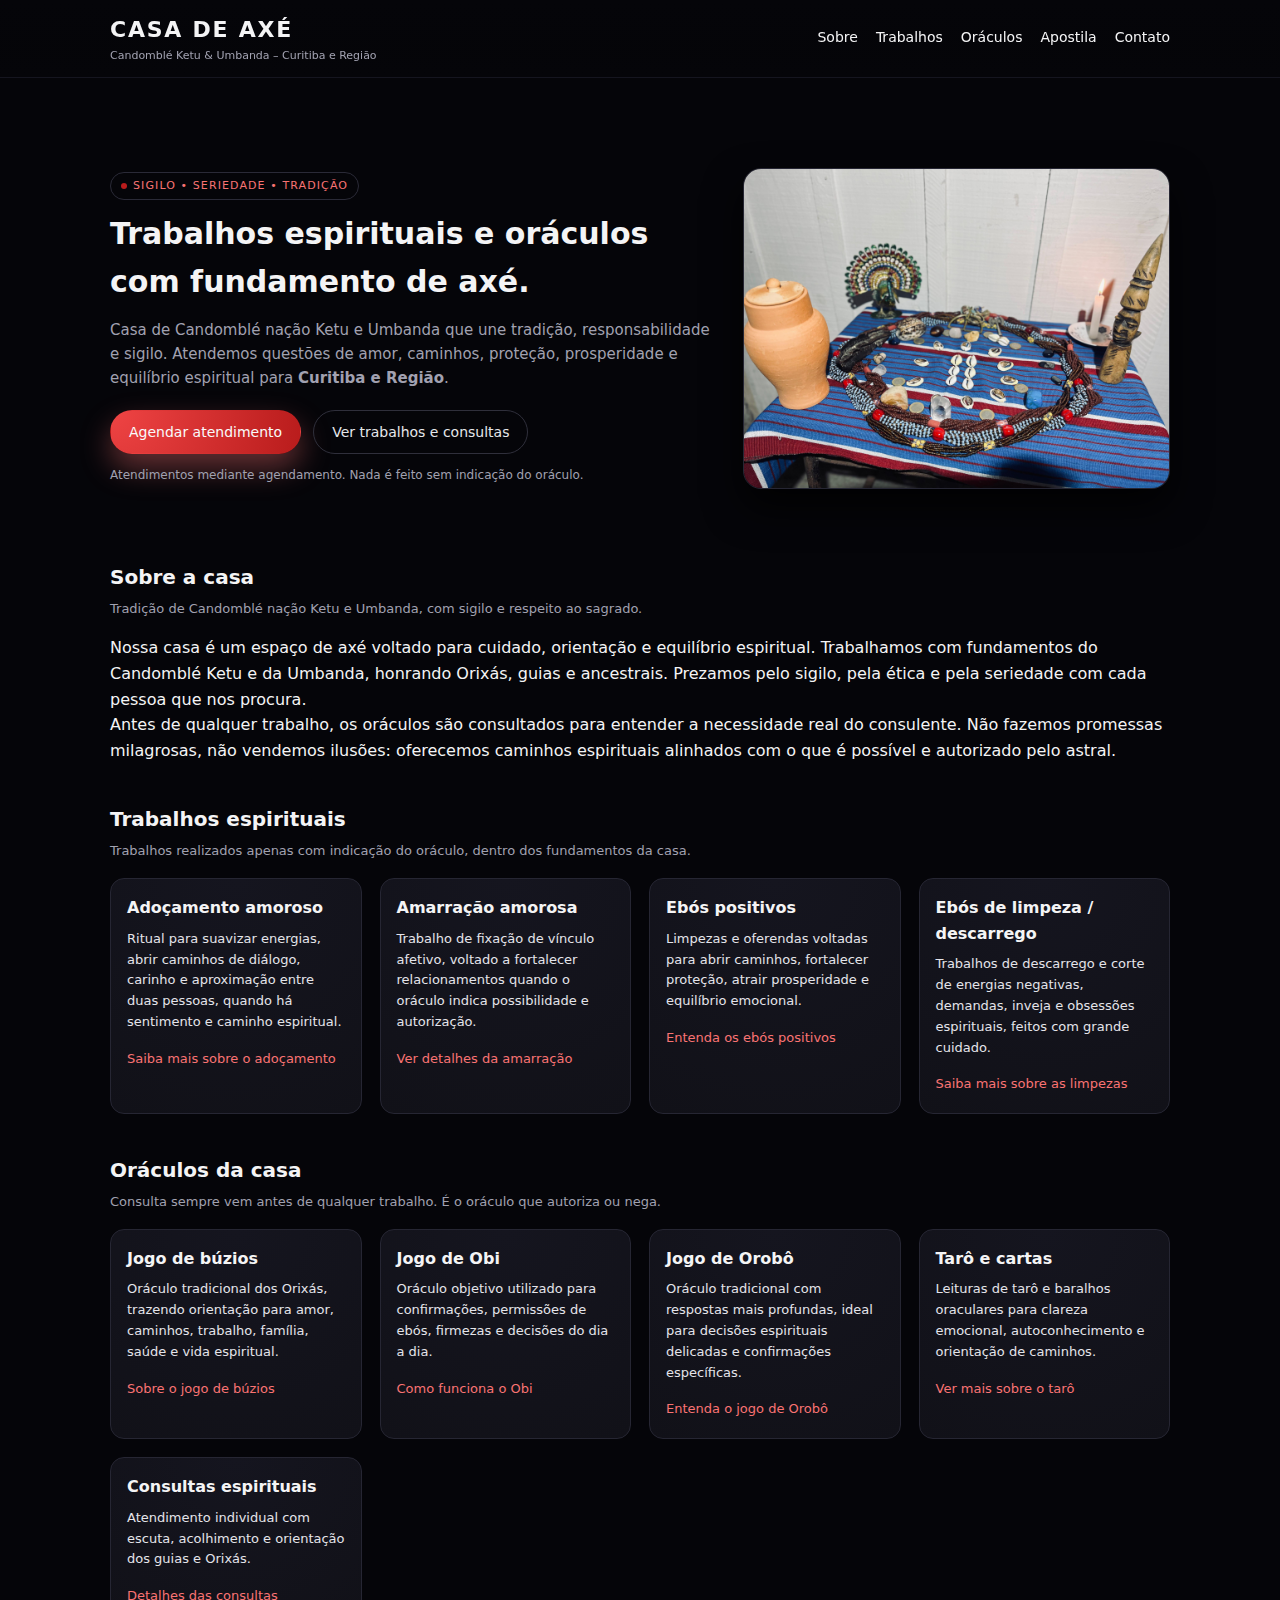
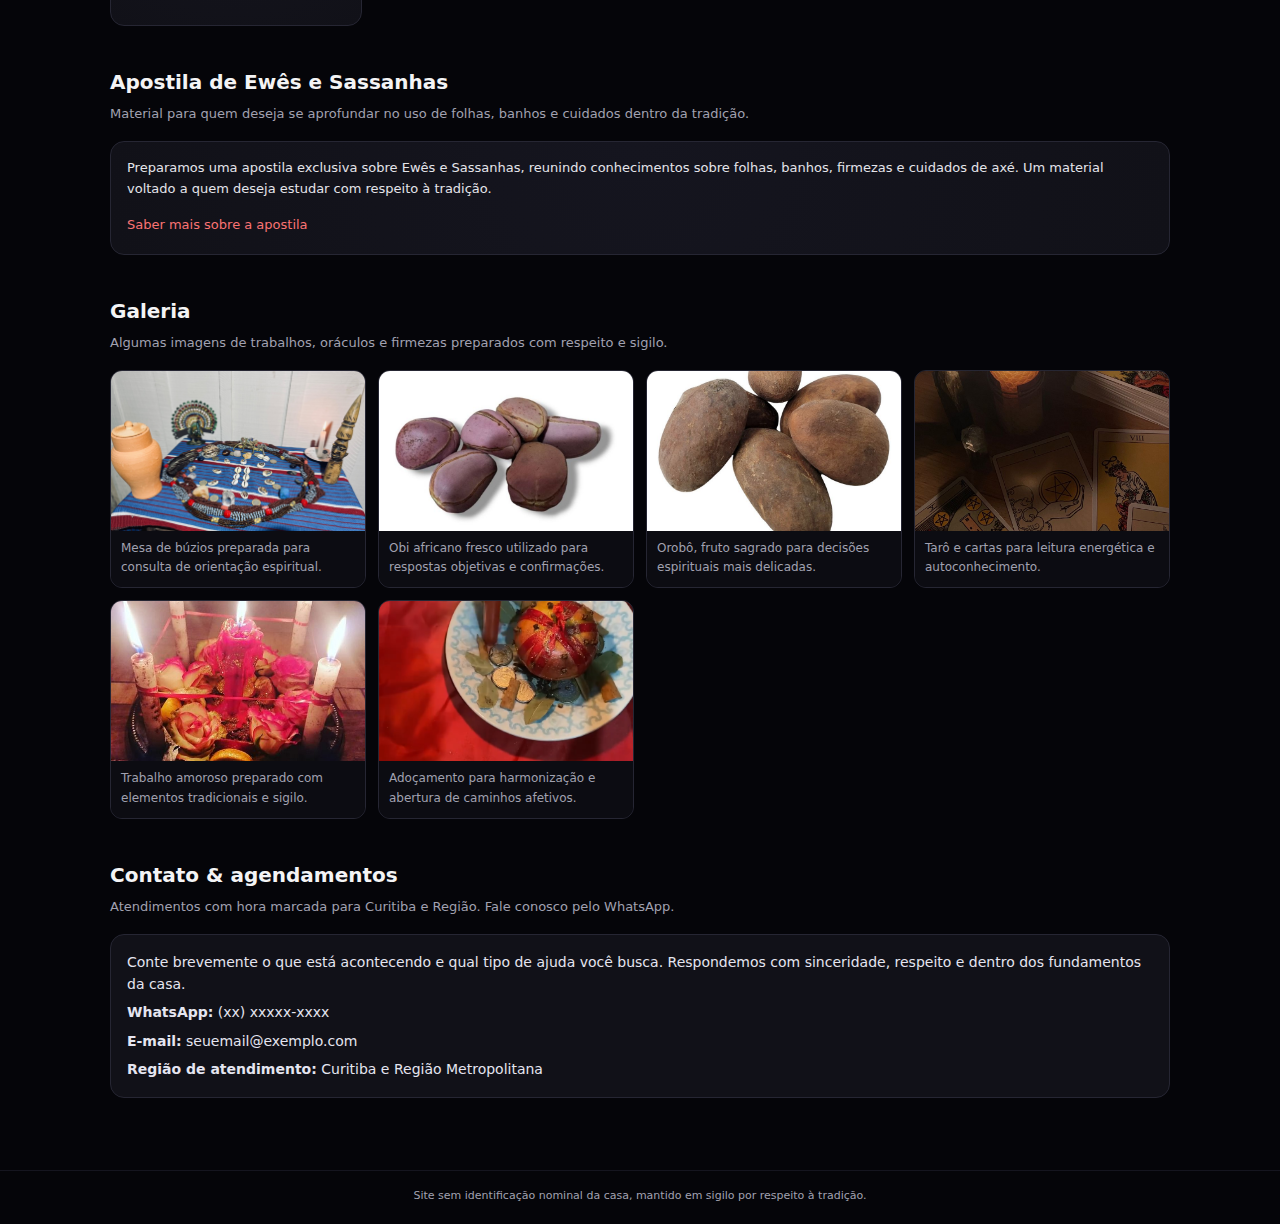
<file: index.html>
<!DOCTYPE html>
<html lang="pt-BR">
<head>
  <meta charset="UTF-8" />
  <title>Casa de Axé – Candomblé Ketu e Umbanda | Curitiba e Região</title>
  <meta name="viewport" content="width=device-width, initial-scale=1" />
  <link rel="stylesheet" href="style.css" />
  <meta name="description" content="Casa de axé em tradição de Candomblé Ketu e Umbanda. Trabalhos espirituais, oráculos e consultas para Curitiba e Região, com sigilo e seriedade.">
</head>
<body>
<header>
  <div class="navbar">
    <div class="nav-left">
      <h1><a href="https://jm-business-solution.github.io/axeonline.io" class="home-link">Casa de Axé</a></h1>
      <span>Candomblé Ketu &amp; Umbanda – Curitiba e Região</span>
    </div>
    <nav class="nav-links">
      <a href="#sobre">Sobre</a>
      <a href="#trabalhos">Trabalhos</a>
      <a href="#oraculos">Oráculos</a>
      <a href="#apostila">Apostila</a>
      <a href="#contato">Contato</a>
    </nav>
  </div>
</header>

<main>
  <section class="hero">
    <div class="hero-text">
      <span class="badge">Sigilo • Seriedade • Tradição</span>
      <h2>Trabalhos espirituais e oráculos com fundamento de axé.</h2>
      <p>
        Casa de Candomblé nação Ketu e Umbanda que une tradição, responsabilidade
        e sigilo. Atendemos questões de amor, caminhos, proteção, prosperidade e
        equilíbrio espiritual para <strong>Curitiba e Região</strong>.
      </p>
      <div class="hero-actions">
        <a class="btn btn-primary" href="https://wa.me/SEU_NUMERO" target="_blank" rel="noopener">
          Agendar atendimento
        </a>
        <a class="btn btn-outline" href="#trabalhos">
          Ver trabalhos e consultas
        </a>
      </div>
      <div class="hero-meta">
        Atendimentos mediante agendamento. Nada é feito sem indicação do oráculo.
      </div>
    </div>
    <div class="hero-image">
      <!-- troque o src pela foto da mesa de búzios -->
      <img src="mesa-buzios.jpg" alt="Mesa de búzios preparada em casa de axé">
    </div>
  </section>

  <section id="sobre">
    <h3>Sobre a casa</h3>
    <p class="section-subtitle">
      Tradição de Candomblé nação Ketu e Umbanda, com sigilo e respeito ao sagrado.
    </p>
    <p>
      Nossa casa é um espaço de axé voltado para cuidado, orientação e equilíbrio espiritual.
      Trabalhamos com fundamentos do Candomblé Ketu e da Umbanda, honrando Orixás, guias
      e ancestrais. Prezamos pelo sigilo, pela ética e pela seriedade com cada pessoa que
      nos procura.
    </p>
    <p>
      Antes de qualquer trabalho, os oráculos são consultados para entender a necessidade
      real do consulente. Não fazemos promessas milagrosas, não vendemos ilusões: oferecemos
      caminhos espirituais alinhados com o que é possível e autorizado pelo astral.
    </p>
  </section>

  <section id="trabalhos">
    <h3>Trabalhos espirituais</h3>
    <p class="section-subtitle">
      Trabalhos realizados apenas com indicação do oráculo, dentro dos fundamentos da casa.
    </p>
    <div class="grid">
      <article class="card">
        <h4>Adoçamento amoroso</h4>
        <p>
          Ritual para suavizar energias, abrir caminhos de diálogo, carinho e aproximação
          entre duas pessoas, quando há sentimento e caminho espiritual.
        </p>
        <a class="more-link" href="adocamento.html">Saiba mais sobre o adoçamento</a>
      </article>

      <article class="card">
        <h4>Amarração amorosa</h4>
        <p>
          Trabalho de fixação de vínculo afetivo, voltado a fortalecer relacionamentos
          quando o oráculo indica possibilidade e autorização.
        </p>
        <a class="more-link" href="amarracao.html">Ver detalhes da amarração</a>
      </article>

      <article class="card">
        <h4>Ebós positivos</h4>
        <p>
          Limpezas e oferendas voltadas para abrir caminhos, fortalecer proteção, atrair
          prosperidade e equilíbrio emocional.
        </p>
        <a class="more-link" href="ebos-positivos.html">Entenda os ebós positivos</a>
      </article>

      <article class="card">
        <h4>Ebós de limpeza / descarrego</h4>
        <p>
          Trabalhos de descarrego e corte de energias negativas, demandas, inveja e
          obsessões espirituais, feitos com grande cuidado.
        </p>
        <a class="more-link" href="ebos-negativos.html">Saiba mais sobre as limpezas</a>
      </article>
    </div>
  </section>

  <section id="oraculos">
    <h3>Oráculos da casa</h3>
    <p class="section-subtitle">
      Consulta sempre vem antes de qualquer trabalho. É o oráculo que autoriza ou nega.
    </p>
    <div class="grid">
      <article class="card">
        <h4>Jogo de búzios</h4>
        <p>
          Oráculo tradicional dos Orixás, trazendo orientação para amor, caminhos,
          trabalho, família, saúde e vida espiritual.
        </p>
        <a class="more-link" href="jogo-buzios.html">Sobre o jogo de búzios</a>
      </article>

      <article class="card">
        <h4>Jogo de Obi</h4>
        <p>
          Oráculo objetivo utilizado para confirmações, permissões de ebós, firmezas
          e decisões do dia a dia.
        </p>
        <a class="more-link" href="jogo-obi.html">Como funciona o Obi</a>
      </article>

      <article class="card">
        <h4>Jogo de Orobô</h4>
        <p>
          Oráculo tradicional com respostas mais profundas, ideal para decisões espirituais
          delicadas e confirmações específicas.
        </p>
        <a class="more-link" href="jogo-orobo.html">Entenda o jogo de Orobô</a>
      </article>

      <article class="card">
        <h4>Tarô e cartas</h4>
        <p>
          Leituras de tarô e baralhos oraculares para clareza emocional, autoconhecimento
          e orientação de caminhos.
        </p>
        <a class="more-link" href="taro.html">Ver mais sobre o tarô</a>
      </article>

      <article class="card">
        <h4>Consultas espirituais</h4>
        <p>
          Atendimento individual com escuta, acolhimento e orientação dos guias e Orixás.
        </p>
        <a class="more-link" href="consultas.html">Detalhes das consultas</a>
      </article>
    </div>
  </section>

  <section id="apostila">
    <h3>Apostila de Ewês e Sassanhas</h3>
    <p class="section-subtitle">
      Material para quem deseja se aprofundar no uso de folhas, banhos e cuidados dentro da tradição.
    </p>
    <div class="grid">
      <article class="card">
        <p>
          Preparamos uma apostila exclusiva sobre Ewês e Sassanhas, reunindo conhecimentos
          sobre folhas, banhos, firmezas e cuidados de axé. Um material voltado a quem
          deseja estudar com respeito à tradição.
        </p>
        <a class="more-link" href="apostila-ewes-sassanhas.html">
          Saber mais sobre a apostila
        </a>
      </article>
    </div>
  </section>

  <section>
    <h3>Galeria</h3>
    <p class="section-subtitle">
      Algumas imagens de trabalhos, oráculos e firmezas preparados com respeito e sigilo.
    </p>
    <div class="gallery">
      <figure>
        <img src="mesa-buzios.jpg" alt="mesa-buzios.jpg">
        <figcaption>Mesa de búzios preparada para consulta de orientação espiritual.</figcaption>
      </figure>
      <figure>
        <img src="obi.jpg" alt="Obis africanos utilizados como oráculo">
        <figcaption>Obi africano fresco utilizado para respostas objetivas e confirmações.</figcaption>
      </figure>
      <figure>
        <img src="orobo.jpg" alt="Orobôs utilizados em oráculo tradicional">
        <figcaption>Orobô, fruto sagrado para decisões espirituais mais delicadas.</figcaption>
      </figure>
      <figure>
        <img src="taro.jpg" alt="Baralho de tarô ao lado de vela acesa">
        <figcaption>Tarô e cartas para leitura energética e autoconhecimento.</figcaption>
      </figure>
      <figure>
        <img src="amarração.jpg" alt="Trabalho de firmeza amorosa com velas e flores">
        <figcaption>Trabalho amoroso preparado com elementos tradicionais e sigilo.</figcaption>
      </figure>
      <figure>
        <img src="adocamento.jpg" alt="Adoçamento com maçã, especiarias e vela acesa">
        <figcaption>Adoçamento para harmonização e abertura de caminhos afetivos.</figcaption>
      </figure>
    </div>
  </section>

  <section id="contato">
    <h3>Contato &amp; agendamentos</h3>
    <p class="section-subtitle">
      Atendimentos com hora marcada para Curitiba e Região. Fale conosco pelo WhatsApp.
    </p>
    <div class="contact-box">
      <p>
        Conte brevemente o que está acontecendo e qual tipo de ajuda você busca.
        Respondemos com sinceridade, respeito e dentro dos fundamentos da casa.
      </p>
      <p><strong>WhatsApp:</strong> <a href="https://wa.me/SEU_NUMERO" target="_blank" rel="noopener">(xx) xxxxx-xxxx</a></p>
      <p><strong>E-mail:</strong> seuemail@exemplo.com</p>
      <p><strong>Região de atendimento:</strong> Curitiba e Região Metropolitana</p>
    </div>
  </section>
</main>

<footer>
  Site sem identificação nominal da casa, mantido em sigilo por respeito à tradição.
</footer>
</body>
</html>
</file>
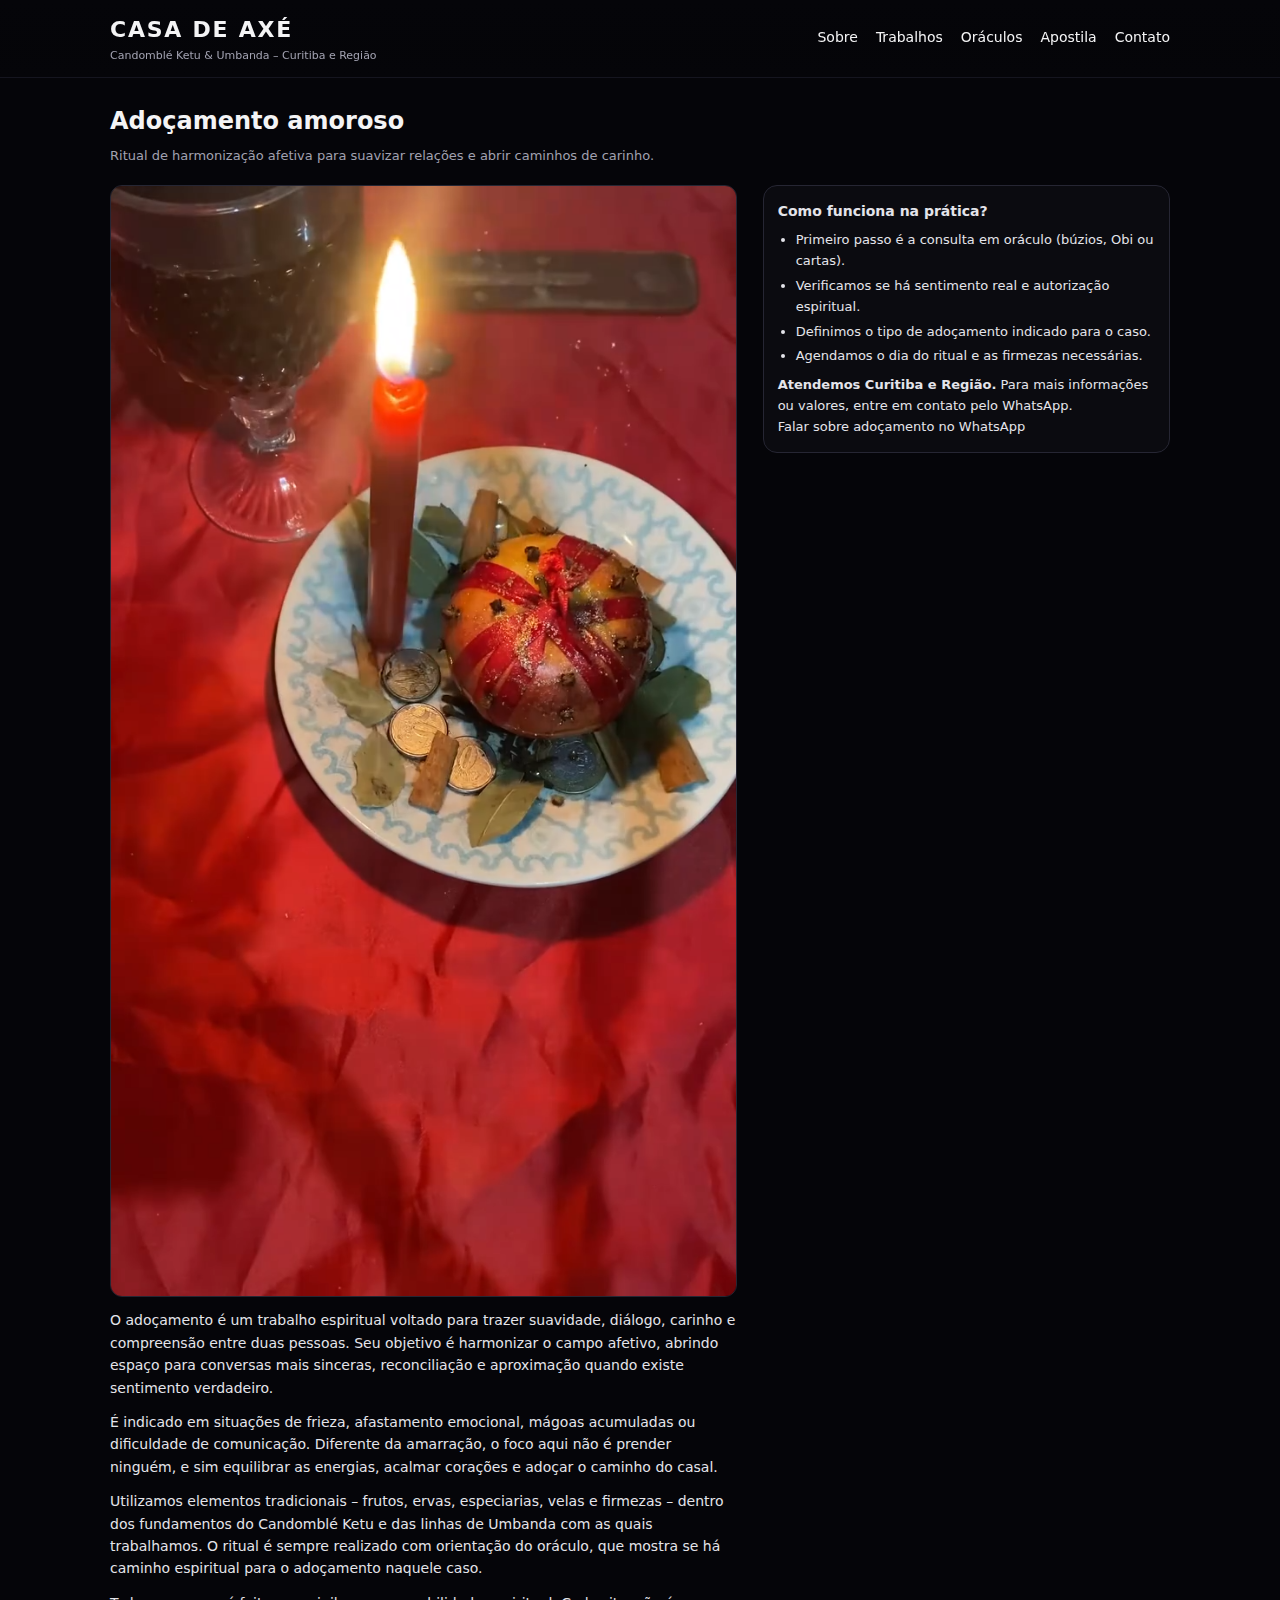
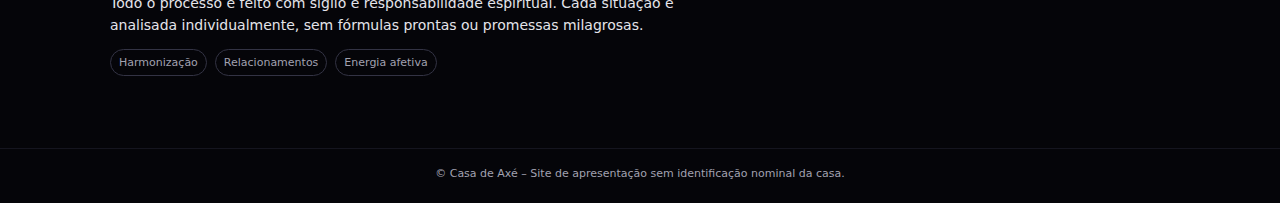
<file: adocamento.html>
<!DOCTYPE html>
<html lang="pt-BR">
<head>
  <meta charset="UTF-8" />
  <title>Adoçamento Amoroso | Casa de Axé</title>
  <meta name="viewport" content="width=device-width, initial-scale=1" />
  <link rel="stylesheet" href="style.css" />
</head>
<body>
<header>
  <div class="navbar">
    <div class="nav-left">
      <h1>Casa de Axé</h1>
      <span>Candomblé Ketu &amp; Umbanda – Curitiba e Região</span>
    </div>
    <nav class="nav-links">
      <a href="index.html#sobre">Sobre</a>
      <a href="index.html#trabalhos">Trabalhos</a>
      <a href="index.html#oraculos">Oráculos</a>
      <a href="index.html#apostila">Apostila</a>
      <a href="index.html#contato">Contato</a>
    </nav>
  </div>
</header>

<main>
  <div class="page-header">
    <h2>Adoçamento amoroso</h2>
    <p>Ritual de harmonização afetiva para suavizar relações e abrir caminhos de carinho.</p>
  </div>

  <div class="page-layout">
    <div class="page-text">
      <div class="page-image">
        <img src="adocamento.jpg" alt="Adoçamento com maçã, especiarias e vela vermelha">
      </div>

      <p>
        O adoçamento é um trabalho espiritual voltado para trazer suavidade, diálogo,
        carinho e compreensão entre duas pessoas. Seu objetivo é harmonizar o campo
        afetivo, abrindo espaço para conversas mais sinceras, reconciliação e aproximação
        quando existe sentimento verdadeiro.
      </p>
      <p>
        É indicado em situações de frieza, afastamento emocional, mágoas acumuladas ou
        dificuldade de comunicação. Diferente da amarração, o foco aqui não é prender
        ninguém, e sim equilibrar as energias, acalmar corações e adoçar o caminho do
        casal.
      </p>
      <p>
        Utilizamos elementos tradicionais – frutos, ervas, especiarias, velas e firmezas –
        dentro dos fundamentos do Candomblé Ketu e das linhas de Umbanda com as quais
        trabalhamos. O ritual é sempre realizado com orientação do oráculo, que mostra
        se há caminho espiritual para o adoçamento naquele caso.
      </p>
      <p>
        Todo o processo é feito com sigilo e responsabilidade espiritual. Cada situação
        é analisada individualmente, sem fórmulas prontas ou promessas milagrosas.
      </p>

      <div class="tag-list">
        <span class="tag">Harmonização</span>
        <span class="tag">Relacionamentos</span>
        <span class="tag">Energia afetiva</span>
      </div>
    </div>

    <aside class="page-side">
      <h5>Como funciona na prática?</h5>
      <ul>
        <li>Primeiro passo é a consulta em oráculo (búzios, Obi ou cartas).</li>
        <li>Verificamos se há sentimento real e autorização espiritual.</li>
        <li>Definimos o tipo de adoçamento indicado para o caso.</li>
        <li>Agendamos o dia do ritual e as firmezas necessárias.</li>
      </ul>
      <p>
        <strong>Atendemos Curitiba e Região.</strong> Para mais informações ou valores,
        entre em contato pelo WhatsApp.
      </p>
      <p>
        <a class="more-link" href="https://wa.me/SEU_NUMERO" target="_blank" rel="noopener">
          Falar sobre adoçamento no WhatsApp
        </a>
      </p>
    </aside>
  </div>
</main>

<footer>
  &copy; Casa de Axé – Site de apresentação sem identificação nominal da casa.
</footer>
</body>
</html>
</file>
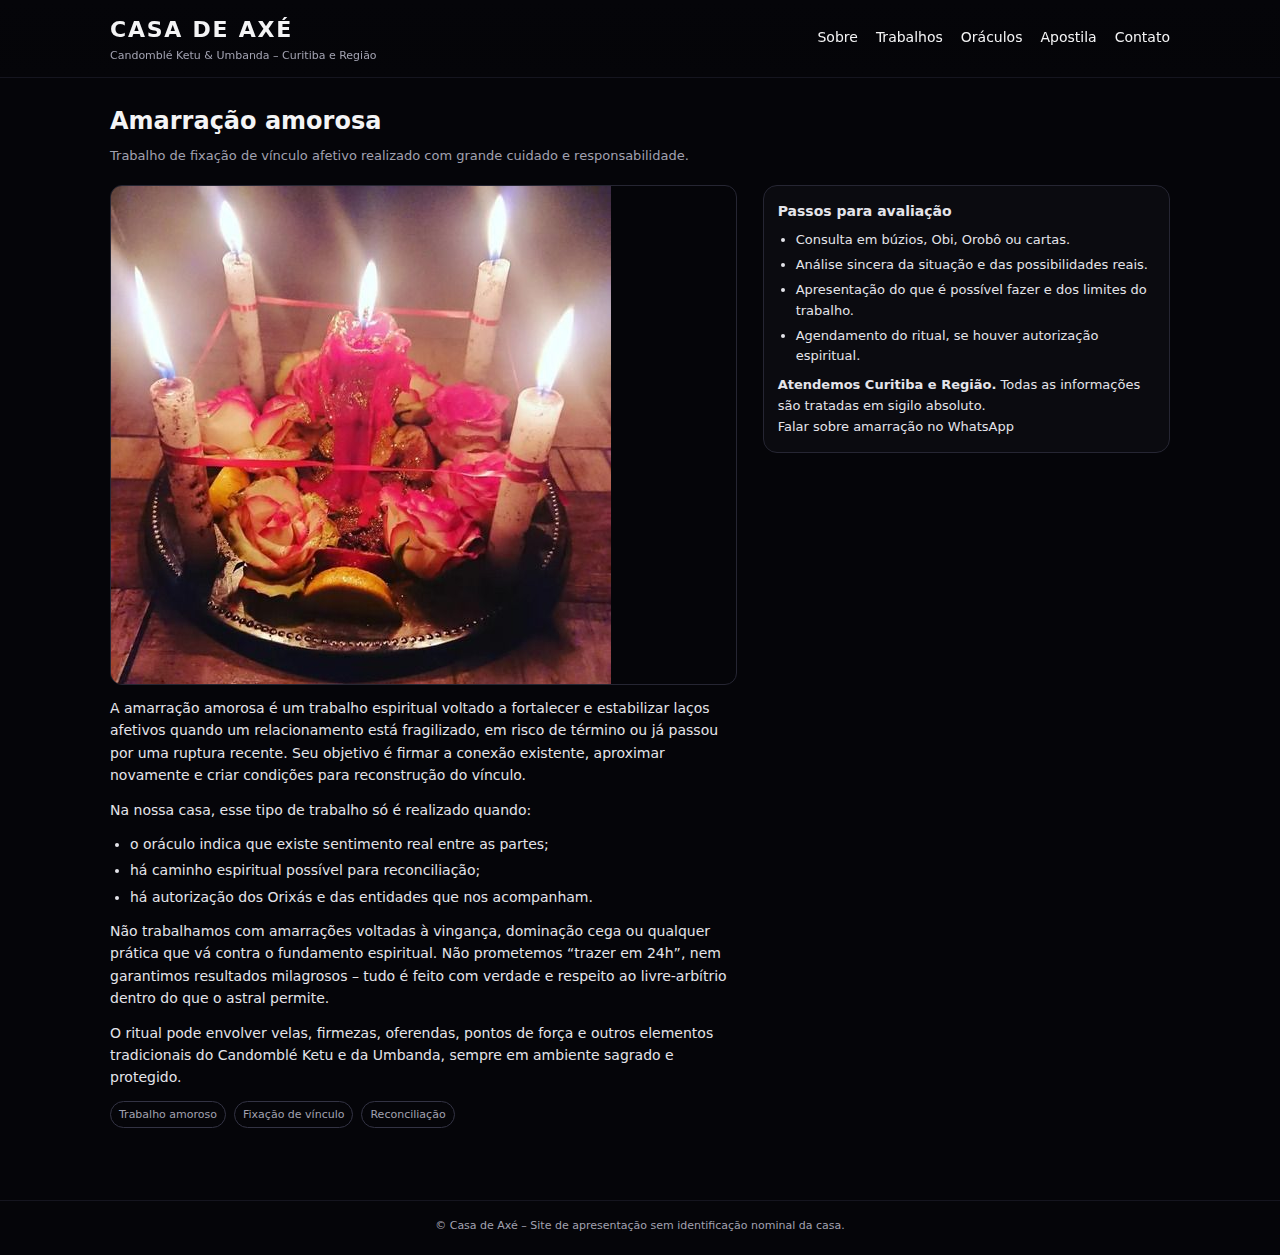
<file: amarracao.html>
<!DOCTYPE html>
<html lang="pt-BR">
<head>
  <meta charset="UTF-8" />
  <title>Amarração Amorosa | Casa de Axé</title>
  <meta name="viewport" content="width=device-width, initial-scale=1" />
  <link rel="stylesheet" href="style.css" />
</head>
<body>
<header>
  <div class="navbar">
    <div class="nav-left">
      <h1>Casa de Axé</h1>
      <span>Candomblé Ketu &amp; Umbanda – Curitiba e Região</span>
    </div>
    <nav class="nav-links">
      <a href="index.html#sobre">Sobre</a>
      <a href="index.html#trabalhos">Trabalhos</a>
      <a href="index.html#oraculos">Oráculos</a>
      <a href="index.html#apostila">Apostila</a>
      <a href="index.html#contato">Contato</a>
    </nav>
  </div>
</header>

<main>
  <div class="page-header">
    <h2>Amarração amorosa</h2>
    <p>Trabalho de fixação de vínculo afetivo realizado com grande cuidado e responsabilidade.</p>
  </div>

  <div class="page-layout">
    <div class="page-text">
      <div class="page-image">
        <img src="amarração.jpg" alt="Trabalho de amarração amorosa com velas e rosas">
      </div>

      <p>
        A amarração amorosa é um trabalho espiritual voltado a fortalecer e estabilizar
        laços afetivos quando um relacionamento está fragilizado, em risco de término
        ou já passou por uma ruptura recente. Seu objetivo é firmar a conexão existente,
        aproximar novamente e criar condições para reconstrução do vínculo.
      </p>
      <p>
        Na nossa casa, esse tipo de trabalho só é realizado quando:
      </p>
      <ul>
        <li>o oráculo indica que existe sentimento real entre as partes;</li>
        <li>há caminho espiritual possível para reconciliação;</li>
        <li>há autorização dos Orixás e das entidades que nos acompanham.</li>
      </ul>
      <p>
        Não trabalhamos com amarrações voltadas à vingança, dominação cega ou qualquer
        prática que vá contra o fundamento espiritual. Não prometemos “trazer em 24h”,
        nem garantimos resultados milagrosos – tudo é feito com verdade e respeito ao
        livre-arbítrio dentro do que o astral permite.
      </p>
      <p>
        O ritual pode envolver velas, firmezas, oferendas, pontos de força e outros
        elementos tradicionais do Candomblé Ketu e da Umbanda, sempre em ambiente sagrado
        e protegido.
      </p>

      <div class="tag-list">
        <span class="tag">Trabalho amoroso</span>
        <span class="tag">Fixação de vínculo</span>
        <span class="tag">Reconciliação</span>
      </div>
    </div>

    <aside class="page-side">
      <h5>Passos para avaliação</h5>
      <ul>
        <li>Consulta em búzios, Obi, Orobô ou cartas.</li>
        <li>Análise sincera da situação e das possibilidades reais.</li>
        <li>Apresentação do que é possível fazer e dos limites do trabalho.</li>
        <li>Agendamento do ritual, se houver autorização espiritual.</li>
      </ul>
      <p>
        <strong>Atendemos Curitiba e Região.</strong> Todas as informações são tratadas
        em sigilo absoluto.
      </p>
      <p>
        <a class="more-link" href="https://wa.me/SEU_NUMERO" target="_blank" rel="noopener">
          Falar sobre amarração no WhatsApp
        </a>
      </p>
    </aside>
  </div>
</main>

<footer>
  &copy; Casa de Axé – Site de apresentação sem identificação nominal da casa.
</footer>
</body>
</html>
</file>
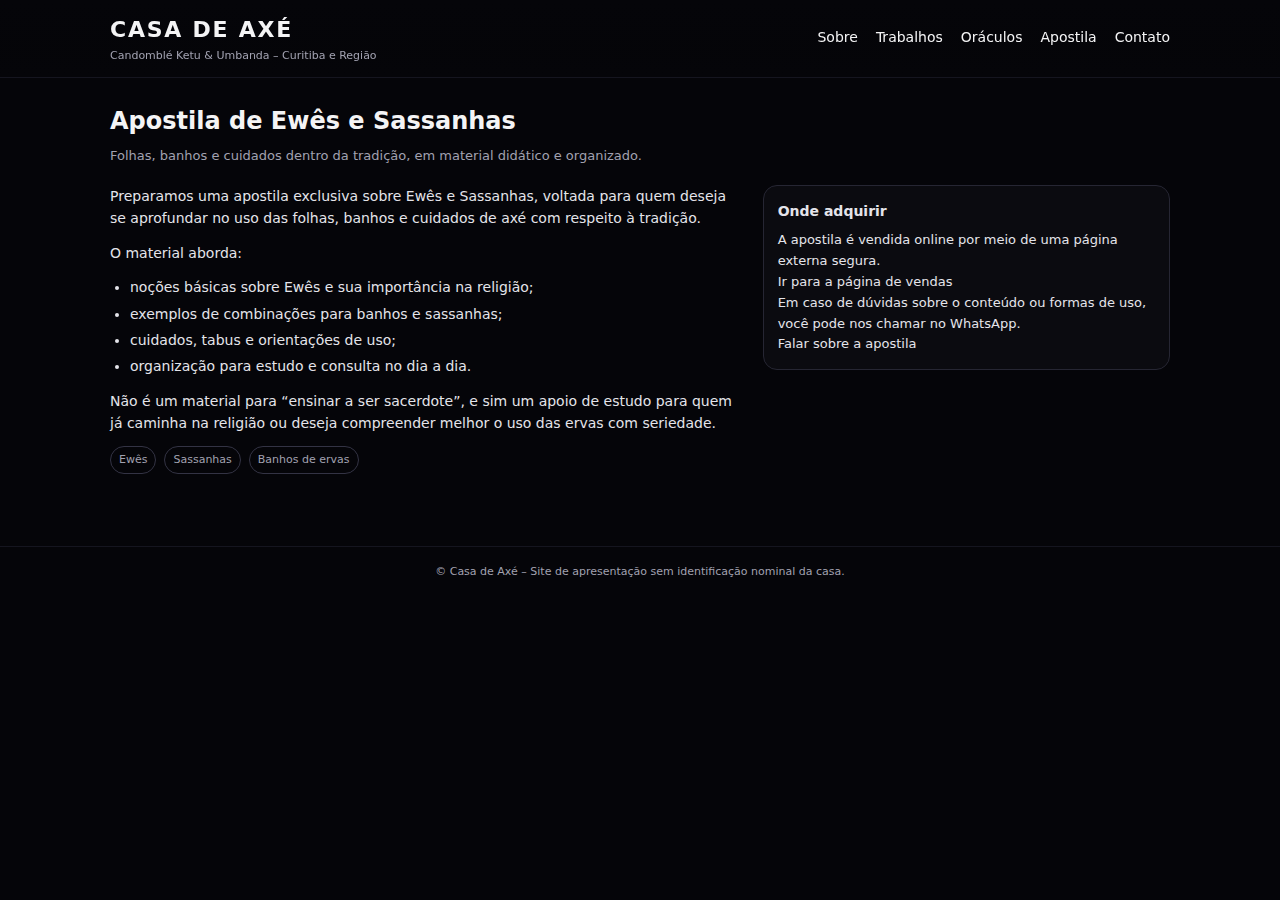
<file: apostila-ewes-sassanhas.html>
<!DOCTYPE html>
<html lang="pt-BR">
<head>
  <meta charset="UTF-8" />
  <title>Apostila de Ewês e Sassanhas | Casa de Axé</title>
  <meta name="viewport" content="width=device-width, initial-scale=1" />
  <link rel="stylesheet" href="style.css" />
</head>
<body>
<header>
  <div class="navbar">
    <div class="nav-left">
      <h1>Casa de Axé</h1>
      <span>Candomblé Ketu &amp; Umbanda – Curitiba e Região</span>
    </div>
    <nav class="nav-links">
      <a href="index.html#sobre">Sobre</a>
      <a href="index.html#trabalhos">Trabalhos</a>
      <a href="index.html#oraculos">Oráculos</a>
      <a href="index.html#apostila">Apostila</a>
      <a href="index.html#contato">Contato</a>
    </nav>
  </div>
</header>

<main>
  <div class="page-header">
    <h2>Apostila de Ewês e Sassanhas</h2>
    <p>Folhas, banhos e cuidados dentro da tradição, em material didático e organizado.</p>
  </div>

  <div class="page-layout">
    <div class="page-text">
      <p>
        Preparamos uma apostila exclusiva sobre Ewês e Sassanhas, voltada para quem
        deseja se aprofundar no uso das folhas, banhos e cuidados de axé com respeito
        à tradição.
      </p>
      <p>
        O material aborda:
      </p>
      <ul>
        <li>noções básicas sobre Ewês e sua importância na religião;</li>
        <li>exemplos de combinações para banhos e sassanhas;</li>
        <li>cuidados, tabus e orientações de uso;</li>
        <li>organização para estudo e consulta no dia a dia.</li>
      </ul>
      <p>
        Não é um material para “ensinar a ser sacerdote”, e sim um apoio de estudo
        para quem já caminha na religião ou deseja compreender melhor o uso das
        ervas com seriedade.
      </p>

      <div class="tag-list">
        <span class="tag">Ewês</span>
        <span class="tag">Sassanhas</span>
        <span class="tag">Banhos de ervas</span>
      </div>
    </div>

    <aside class="page-side">
      <h5>Onde adquirir</h5>
      <p>
        A apostila é vendida online por meio de uma página externa segura.
      </p>
      <p>
        <a class="more-link" href="https://SEU_LINK_DE_VENDAS" target="_blank" rel="noopener">
          Ir para a página de vendas
        </a>
      </p>
      <p>
        Em caso de dúvidas sobre o conteúdo ou formas de uso, você pode nos chamar
        no WhatsApp.
      </p>
      <p>
        <a class="more-link" href="https://wa.me/SEU_NUMERO" target="_blank" rel="noopener">
          Falar sobre a apostila
        </a>
      </p>
    </aside>
  </div>
</main>

<footer>
  &copy; Casa de Axé – Site de apresentação sem identificação nominal da casa.
</footer>
</body>
</html>
</file>
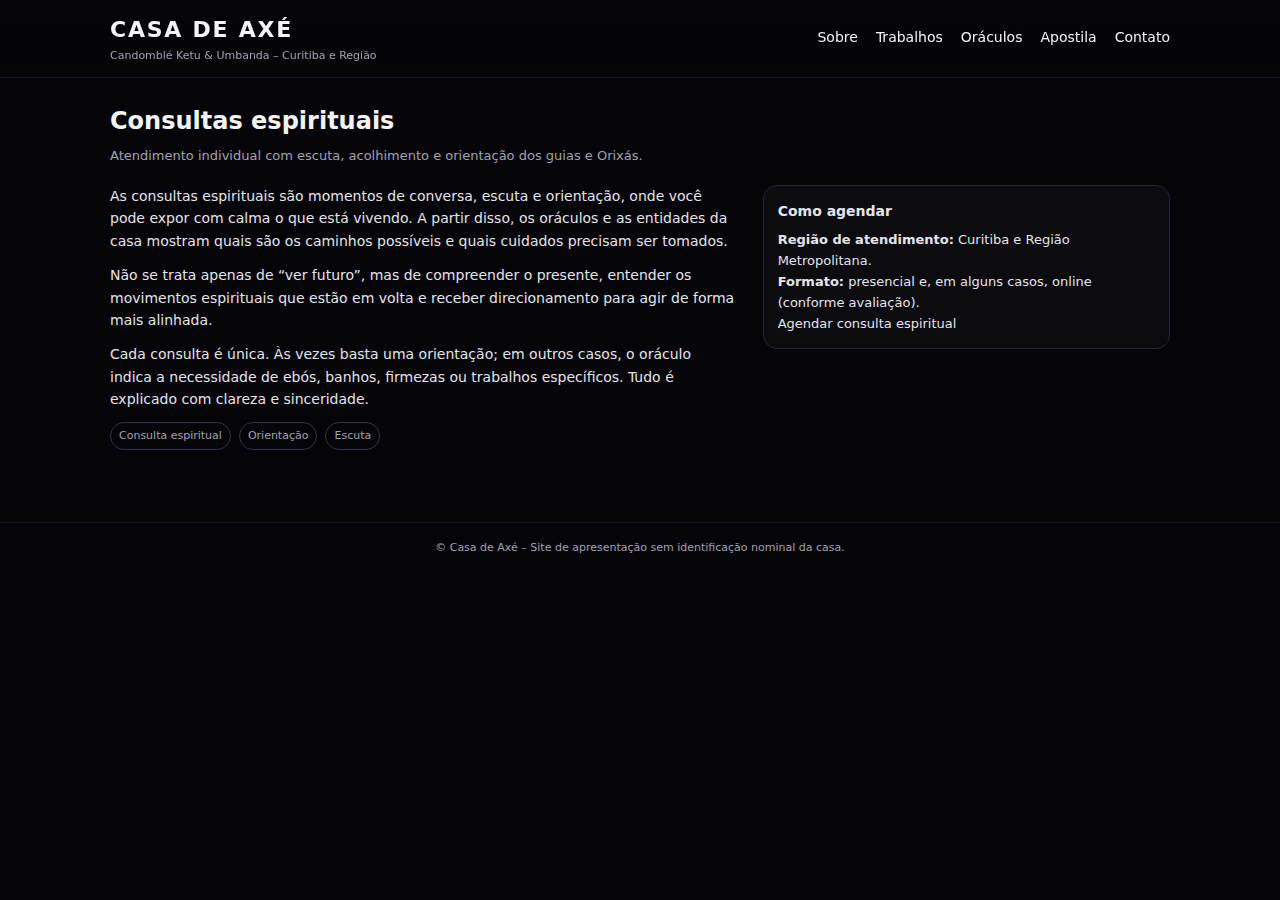
<file: consultas.html>
<!DOCTYPE html>
<html lang="pt-BR">
<head>
  <meta charset="UTF-8" />
  <title>Consultas Espirituais | Casa de Axé</title>
  <meta name="viewport" content="width=device-width, initial-scale=1" />
  <link rel="stylesheet" href="style.css" />
</head>
<body>
<header>
  <div class="navbar">
    <div class="nav-left">
      <h1>Casa de Axé</h1>
      <span>Candomblé Ketu &amp; Umbanda – Curitiba e Região</span>
    </div>
    <nav class="nav-links">
      <a href="index.html#sobre">Sobre</a>
      <a href="index.html#trabalhos">Trabalhos</a>
      <a href="index.html#oraculos">Oráculos</a>
      <a href="index.html#apostila">Apostila</a>
      <a href="index.html#contato">Contato</a>
    </nav>
  </div>
</header>

<main>
  <div class="page-header">
    <h2>Consultas espirituais</h2>
    <p>Atendimento individual com escuta, acolhimento e orientação dos guias e Orixás.</p>
  </div>

  <div class="page-layout">
    <div class="page-text">
      <p>
        As consultas espirituais são momentos de conversa, escuta e orientação,
        onde você pode expor com calma o que está vivendo. A partir disso, os
        oráculos e as entidades da casa mostram quais são os caminhos possíveis
        e quais cuidados precisam ser tomados.
      </p>
      <p>
        Não se trata apenas de “ver futuro”, mas de compreender o presente,
        entender os movimentos espirituais que estão em volta e receber
        direcionamento para agir de forma mais alinhada.
      </p>
      <p>
        Cada consulta é única. Às vezes basta uma orientação; em outros casos,
        o oráculo indica a necessidade de ebós, banhos, firmezas ou trabalhos
        específicos. Tudo é explicado com clareza e sinceridade.
      </p>

      <div class="tag-list">
        <span class="tag">Consulta espiritual</span>
        <span class="tag">Orientação</span>
        <span class="tag">Escuta</span>
      </div>
    </div>

    <aside class="page-side">
      <h5>Como agendar</h5>
      <p>
        <strong>Região de atendimento:</strong> Curitiba e Região Metropolitana.
      </p>
      <p>
        <strong>Formato:</strong> presencial e, em alguns casos, online
        (conforme avaliação).
      </p>
      <p>
        <a class="more-link" href="https://wa.me/SEU_NUMERO" target="_blank" rel="noopener">
          Agendar consulta espiritual
        </a>
      </p>
    </aside>
  </div>
</main>

<footer>
  &copy; Casa de Axé – Site de apresentação sem identificação nominal da casa.
</footer>
</body>
</html>
</file>
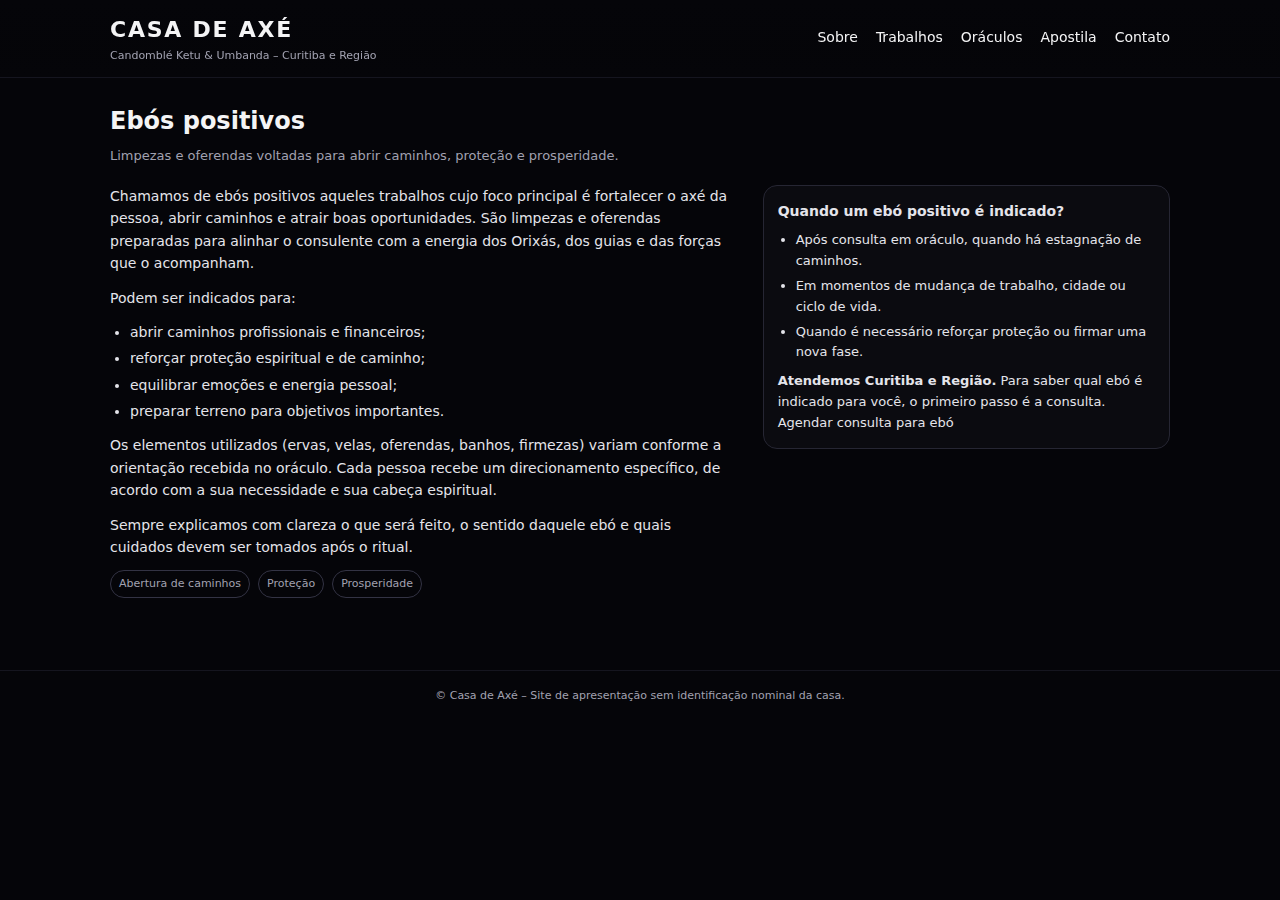
<file: ebos-positivos.html>
<!DOCTYPE html>
<html lang="pt-BR">
<head>
  <meta charset="UTF-8" />
  <title>Ebós Positivos | Casa de Axé</title>
  <meta name="viewport" content="width=device-width, initial-scale=1" />
  <link rel="stylesheet" href="style.css" />
</head>
<body>
<header>
  <div class="navbar">
    <div class="nav-left">
      <h1>Casa de Axé</h1>
      <span>Candomblé Ketu &amp; Umbanda – Curitiba e Região</span>
    </div>
    <nav class="nav-links">
      <a href="index.html#sobre">Sobre</a>
      <a href="index.html#trabalhos">Trabalhos</a>
      <a href="index.html#oraculos">Oráculos</a>
      <a href="index.html#apostila">Apostila</a>
      <a href="index.html#contato">Contato</a>
    </nav>
  </div>
</header>

<main>
  <div class="page-header">
    <h2>Ebós positivos</h2>
    <p>Limpezas e oferendas voltadas para abrir caminhos, proteção e prosperidade.</p>
  </div>

  <div class="page-layout">
    <div class="page-text">
      <p>
        Chamamos de ebós positivos aqueles trabalhos cujo foco principal é fortalecer
        o axé da pessoa, abrir caminhos e atrair boas oportunidades. São limpezas e
        oferendas preparadas para alinhar o consulente com a energia dos Orixás, dos
        guias e das forças que o acompanham.
      </p>
      <p>
        Podem ser indicados para:
      </p>
      <ul>
        <li>abrir caminhos profissionais e financeiros;</li>
        <li>reforçar proteção espiritual e de caminho;</li>
        <li>equilibrar emoções e energia pessoal;</li>
        <li>preparar terreno para objetivos importantes.</li>
      </ul>
      <p>
        Os elementos utilizados (ervas, velas, oferendas, banhos, firmezas) variam
        conforme a orientação recebida no oráculo. Cada pessoa recebe um direcionamento
        específico, de acordo com a sua necessidade e sua cabeça espiritual.
      </p>
      <p>
        Sempre explicamos com clareza o que será feito, o sentido daquele ebó e quais
        cuidados devem ser tomados após o ritual.
      </p>

      <div class="tag-list">
        <span class="tag">Abertura de caminhos</span>
        <span class="tag">Proteção</span>
        <span class="tag">Prosperidade</span>
      </div>
    </div>

    <aside class="page-side">
      <h5>Quando um ebó positivo é indicado?</h5>
      <ul>
        <li>Após consulta em oráculo, quando há estagnação de caminhos.</li>
        <li>Em momentos de mudança de trabalho, cidade ou ciclo de vida.</li>
        <li>Quando é necessário reforçar proteção ou firmar uma nova fase.</li>
      </ul>
      <p>
        <strong>Atendemos Curitiba e Região.</strong> Para saber qual ebó é indicado
        para você, o primeiro passo é a consulta.
      </p>
      <p>
        <a class="more-link" href="https://wa.me/SEU_NUMERO" target="_blank" rel="noopener">
          Agendar consulta para ebó
        </a>
      </p>
    </aside>
  </div>
</main>

<footer>
  &copy; Casa de Axé – Site de apresentação sem identificação nominal da casa.
</footer>
</body>
</html>
</file>
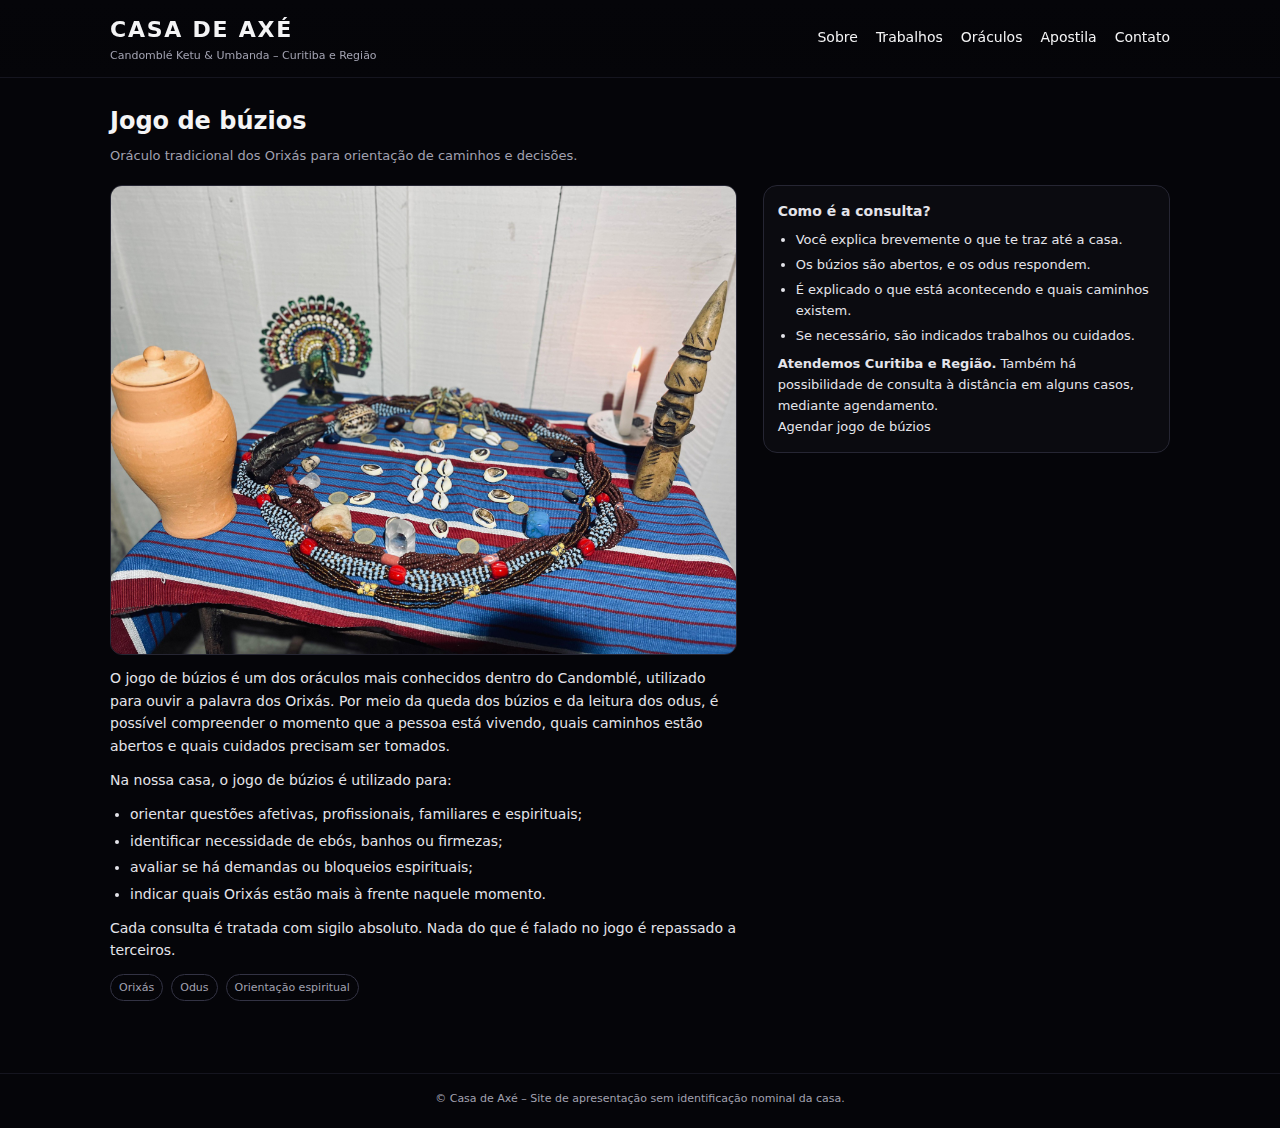
<file: jogo-buzios.html>
<!DOCTYPE html>
<html lang="pt-BR">
<head>
  <meta charset="UTF-8" />
  <title>Jogo de Búzios | Casa de Axé</title>
  <meta name="viewport" content="width=device-width, initial-scale=1" />
  <link rel="stylesheet" href="style.css" />
</head>
<body>
<header>
  <div class="navbar">
    <div class="nav-left">
      <h1>Casa de Axé</h1>
      <span>Candomblé Ketu &amp; Umbanda – Curitiba e Região</span>
    </div>
    <nav class="nav-links">
      <a href="index.html#sobre">Sobre</a>
      <a href="index.html#trabalhos">Trabalhos</a>
      <a href="index.html#oraculos">Oráculos</a>
      <a href="index.html#apostila">Apostila</a>
      <a href="index.html#contato">Contato</a>
    </nav>
  </div>
</header>

<main>
  <div class="page-header">
    <h2>Jogo de búzios</h2>
    <p>Oráculo tradicional dos Orixás para orientação de caminhos e decisões.</p>
  </div>

  <div class="page-layout">
    <div class="page-text">
      <div class="page-image">
        <img src="mesa-buzios.jpg" alt="Mesa de búzios com búzios abertos e objetos ritualísticos">
      </div>

      <p>
        O jogo de búzios é um dos oráculos mais conhecidos dentro do Candomblé,
        utilizado para ouvir a palavra dos Orixás. Por meio da queda dos búzios
        e da leitura dos odus, é possível compreender o momento que a pessoa está
        vivendo, quais caminhos estão abertos e quais cuidados precisam ser tomados.
      </p>
      <p>
        Na nossa casa, o jogo de búzios é utilizado para:
      </p>
      <ul>
        <li>orientar questões afetivas, profissionais, familiares e espirituais;</li>
        <li>identificar necessidade de ebós, banhos ou firmezas;</li>
        <li>avaliar se há demandas ou bloqueios espirituais;</li>
        <li>indicar quais Orixás estão mais à frente naquele momento.</li>
      </ul>
      <p>
        Cada consulta é tratada com sigilo absoluto. Nada do que é falado no jogo
        é repassado a terceiros.
      </p>

      <div class="tag-list">
        <span class="tag">Orixás</span>
        <span class="tag">Odus</span>
        <span class="tag">Orientação espiritual</span>
      </div>
    </div>

    <aside class="page-side">
      <h5>Como é a consulta?</h5>
      <ul>
        <li>Você explica brevemente o que te traz até a casa.</li>
        <li>Os búzios são abertos, e os odus respondem.</li>
        <li>É explicado o que está acontecendo e quais caminhos existem.</li>
        <li>Se necessário, são indicados trabalhos ou cuidados.</li>
      </ul>
      <p>
        <strong>Atendemos Curitiba e Região.</strong> Também há possibilidade de consulta
        à distância em alguns casos, mediante agendamento.
      </p>
      <p>
        <a class="more-link" href="https://wa.me/SEU_NUMERO" target="_blank" rel="noopener">
          Agendar jogo de búzios
        </a>
      </p>
    </aside>
  </div>
</main>

<footer>
  &copy; Casa de Axé – Site de apresentação sem identificação nominal da casa.
</footer>
</body>
</html>
</file>
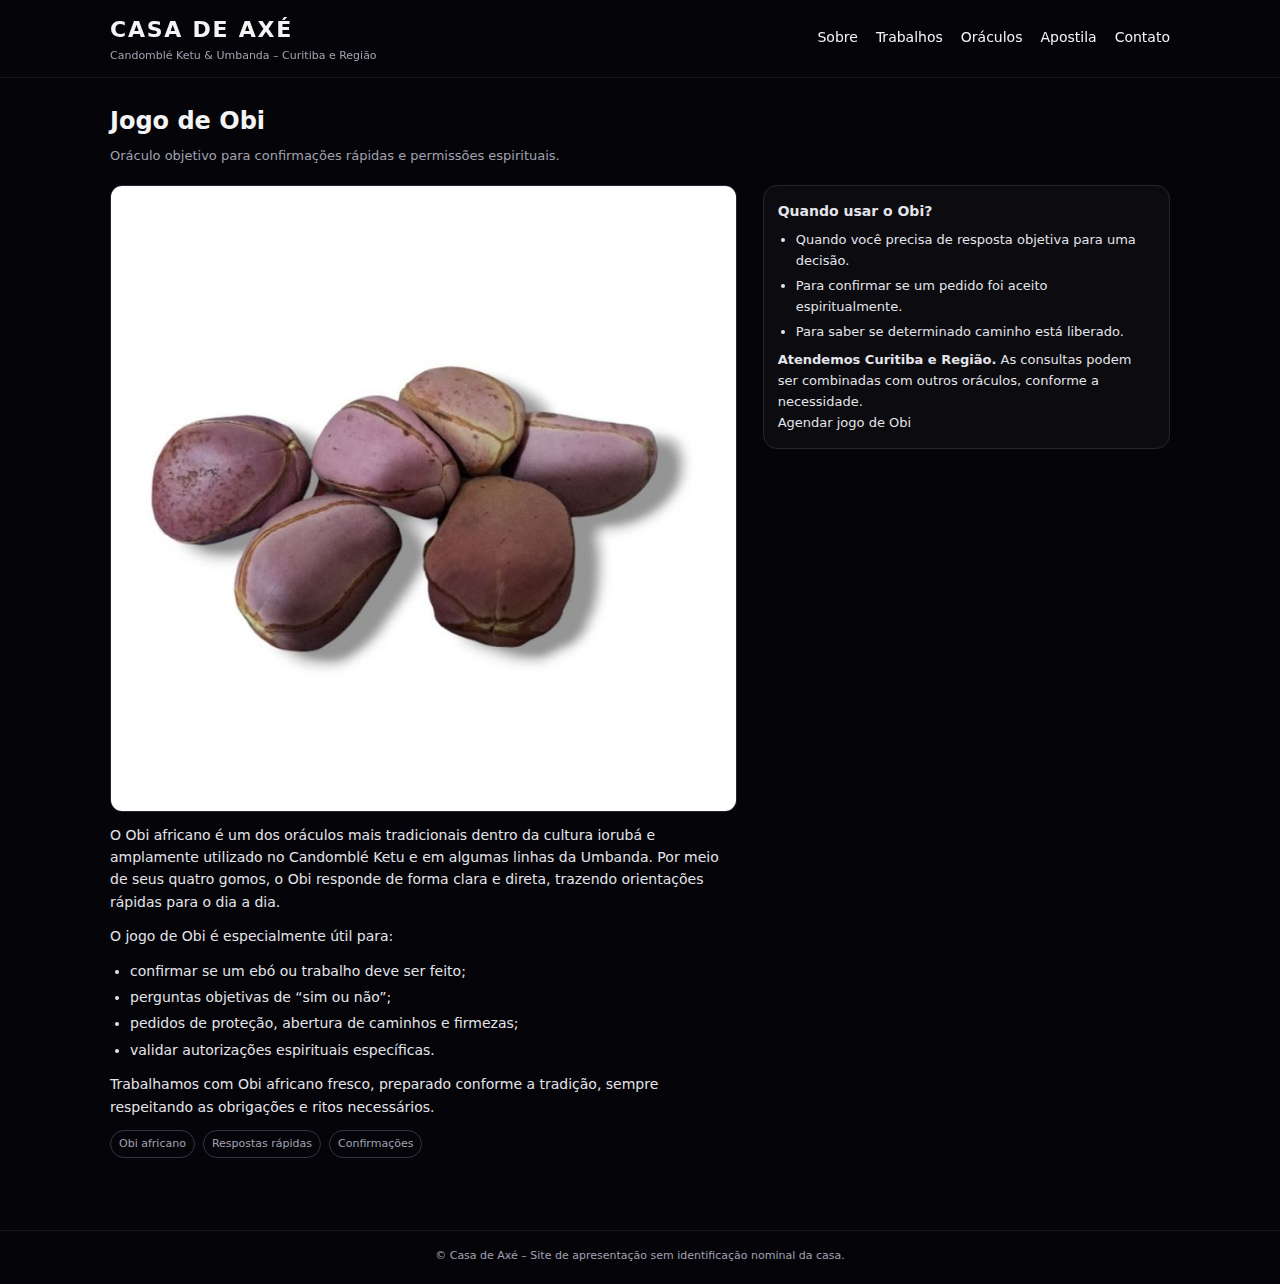
<file: jogo-obi.html>
<!DOCTYPE html>
<html lang="pt-BR">
<head>
  <meta charset="UTF-8" />
  <title>Jogo de Obi | Casa de Axé</title>
  <meta name="viewport" content="width=device-width, initial-scale=1" />
  <link rel="stylesheet" href="style.css" />
</head>
<body>
<header>
  <div class="navbar">
    <div class="nav-left">
      <h1>Casa de Axé</h1>
      <span>Candomblé Ketu &amp; Umbanda – Curitiba e Região</span>
    </div>
    <nav class="nav-links">
      <a href="index.html#sobre">Sobre</a>
      <a href="index.html#trabalhos">Trabalhos</a>
      <a href="index.html#oraculos">Oráculos</a>
      <a href="index.html#apostila">Apostila</a>
      <a href="index.html#contato">Contato</a>
    </nav>
  </div>
</header>

<main>
  <div class="page-header">
    <h2>Jogo de Obi</h2>
    <p>Oráculo objetivo para confirmações rápidas e permissões espirituais.</p>
  </div>

  <div class="page-layout">
    <div class="page-text">
      <div class="page-image">
        <img src="obi.jpg" alt="Obis africanos prontos para jogo">
      </div>

      <p>
        O Obi africano é um dos oráculos mais tradicionais dentro da cultura iorubá
        e amplamente utilizado no Candomblé Ketu e em algumas linhas da Umbanda.
        Por meio de seus quatro gomos, o Obi responde de forma clara e direta,
        trazendo orientações rápidas para o dia a dia.
      </p>
      <p>
        O jogo de Obi é especialmente útil para:
      </p>
      <ul>
        <li>confirmar se um ebó ou trabalho deve ser feito;</li>
        <li>perguntas objetivas de “sim ou não”;</li>
        <li>pedidos de proteção, abertura de caminhos e firmezas;</li>
        <li>validar autorizações espirituais específicas.</li>
      </ul>
      <p>
        Trabalhamos com Obi africano fresco, preparado conforme a tradição, sempre
        respeitando as obrigações e ritos necessários.
      </p>

      <div class="tag-list">
        <span class="tag">Obi africano</span>
        <span class="tag">Respostas rápidas</span>
        <span class="tag">Confirmações</span>
      </div>
    </div>

    <aside class="page-side">
      <h5>Quando usar o Obi?</h5>
      <ul>
        <li>Quando você precisa de resposta objetiva para uma decisão.</li>
        <li>Para confirmar se um pedido foi aceito espiritualmente.</li>
        <li>Para saber se determinado caminho está liberado.</li>
      </ul>
      <p>
        <strong>Atendemos Curitiba e Região.</strong> As consultas podem ser combinadas
        com outros oráculos, conforme a necessidade.
      </p>
      <p>
        <a class="more-link" href="https://wa.me/SEU_NUMERO" target="_blank" rel="noopener">
          Agendar jogo de Obi
        </a>
      </p>
    </aside>
  </div>
</main>

<footer>
  &copy; Casa de Axé – Site de apresentação sem identificação nominal da casa.
</footer>
</body>
</html>
</file>
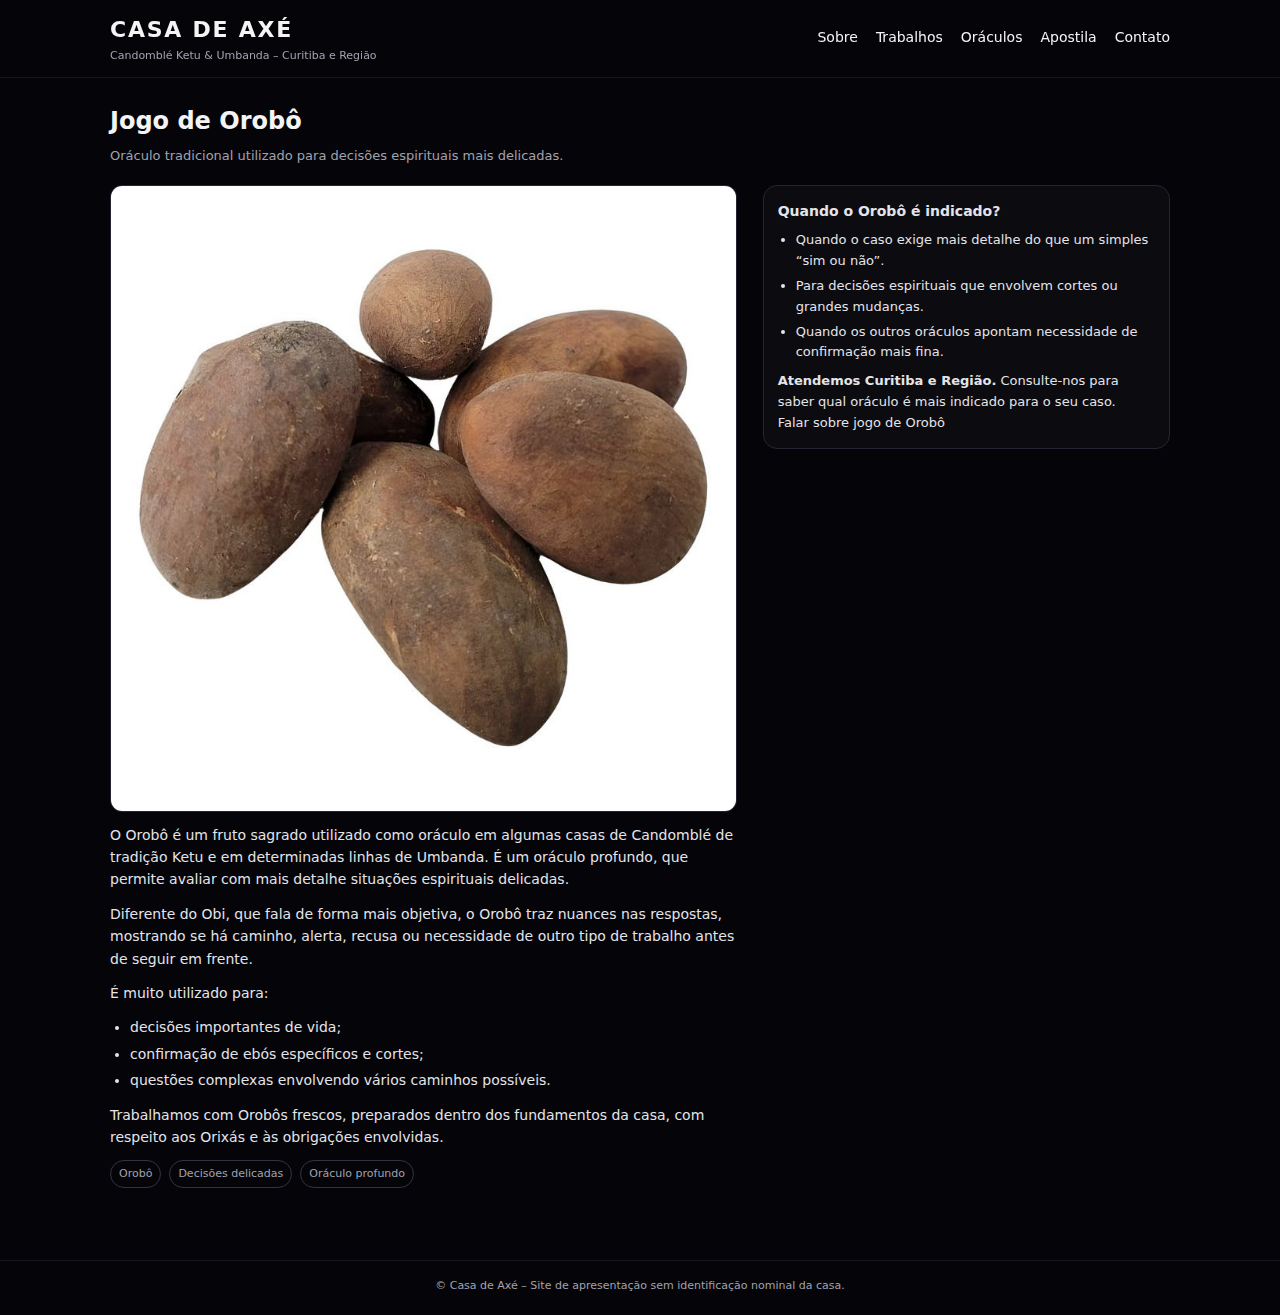
<file: jogo-orobo.html>
<!DOCTYPE html>
<html lang="pt-BR">
<head>
  <meta charset="UTF-8" />
  <title>Jogo de Orobô | Casa de Axé</title>
  <meta name="viewport" content="width=device-width, initial-scale=1" />
  <link rel="stylesheet" href="style.css" />
</head>
<body>
<header>
  <div class="navbar">
    <div class="nav-left">
      <h1>Casa de Axé</h1>
      <span>Candomblé Ketu &amp; Umbanda – Curitiba e Região</span>
    </div>
    <nav class="nav-links">
      <a href="index.html#sobre">Sobre</a>
      <a href="index.html#trabalhos">Trabalhos</a>
      <a href="index.html#oraculos">Oráculos</a>
      <a href="index.html#apostila">Apostila</a>
      <a href="index.html#contato">Contato</a>
    </nav>
  </div>
</header>

<main>
  <div class="page-header">
    <h2>Jogo de Orobô</h2>
    <p>Oráculo tradicional utilizado para decisões espirituais mais delicadas.</p>
  </div>

  <div class="page-layout">
    <div class="page-text">
      <div class="page-image">
        <img src="img/orobo.jpg" alt="Frutos de orobô utilizados como oráculo">
      </div>

      <p>
        O Orobô é um fruto sagrado utilizado como oráculo em algumas casas de Candomblé
        de tradição Ketu e em determinadas linhas de Umbanda. É um oráculo profundo,
        que permite avaliar com mais detalhe situações espirituais delicadas.
      </p>
      <p>
        Diferente do Obi, que fala de forma mais objetiva, o Orobô traz nuances nas
        respostas, mostrando se há caminho, alerta, recusa ou necessidade de outro
        tipo de trabalho antes de seguir em frente.
      </p>
      <p>
        É muito utilizado para:
      </p>
      <ul>
        <li>decisões importantes de vida;</li>
        <li>confirmação de ebós específicos e cortes;</li>
        <li>questões complexas envolvendo vários caminhos possíveis.</li>
      </ul>
      <p>
        Trabalhamos com Orobôs frescos, preparados dentro dos fundamentos da casa,
        com respeito aos Orixás e às obrigações envolvidas.
      </p>

      <div class="tag-list">
        <span class="tag">Orobô</span>
        <span class="tag">Decisões delicadas</span>
        <span class="tag">Oráculo profundo</span>
      </div>
    </div>

    <aside class="page-side">
      <h5>Quando o Orobô é indicado?</h5>
      <ul>
        <li>Quando o caso exige mais detalhe do que um simples “sim ou não”.</li>
        <li>Para decisões espirituais que envolvem cortes ou grandes mudanças.</li>
        <li>Quando os outros oráculos apontam necessidade de confirmação mais fina.</li>
      </ul>
      <p>
        <strong>Atendemos Curitiba e Região.</strong> Consulte-nos para saber qual oráculo
        é mais indicado para o seu caso.
      </p>
      <p>
        <a class="more-link" href="https://wa.me/SEU_NUMERO" target="_blank" rel="noopener">
          Falar sobre jogo de Orobô
        </a>
      </p>
    </aside>
  </div>
</main>

<footer>
  &copy; Casa de Axé – Site de apresentação sem identificação nominal da casa.
</footer>
</body>
</html>
</file>
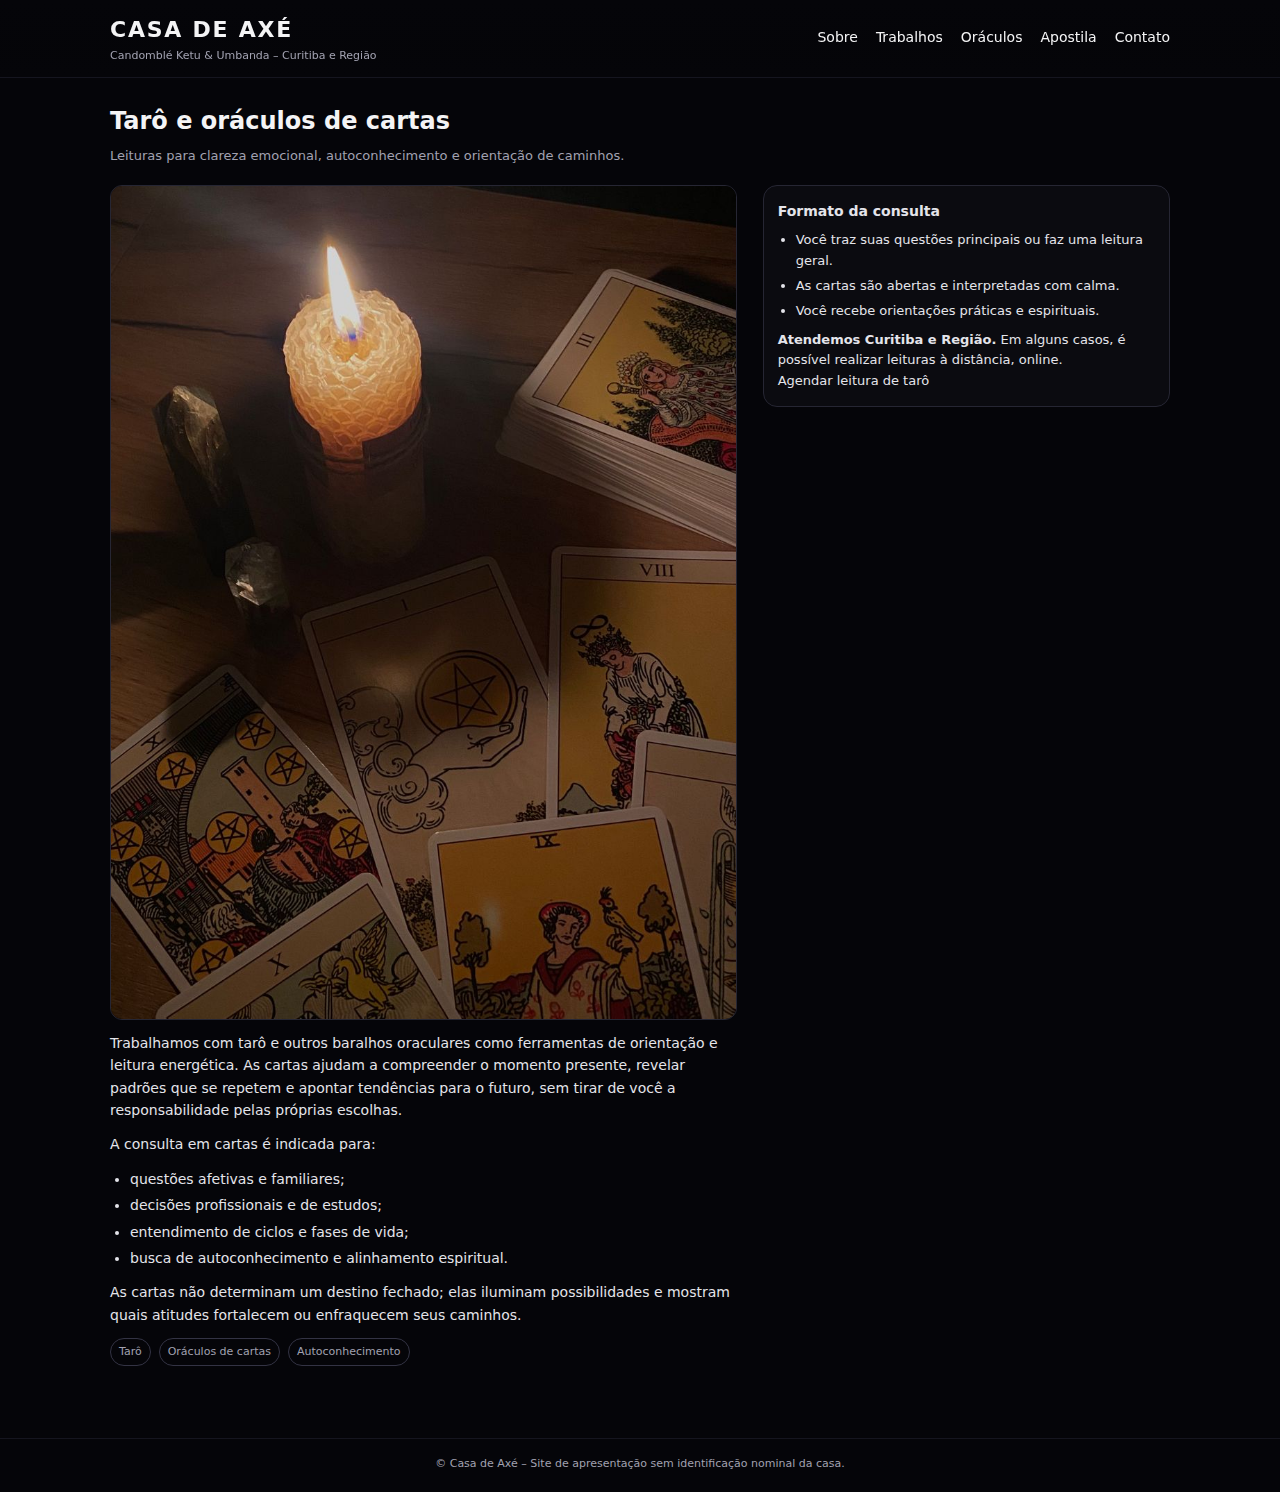
<file: taro.html>
<!DOCTYPE html>
<html lang="pt-BR">
<head>
  <meta charset="UTF-8" />
  <title>Tarô e Baralhos Oraculares | Casa de Axé</title>
  <meta name="viewport" content="width=device-width, initial-scale=1" />
  <link rel="stylesheet" href="style.css" />
</head>
<body>
<header>
  <div class="navbar">
    <div class="nav-left">
      <h1>Casa de Axé</h1>
      <span>Candomblé Ketu &amp; Umbanda – Curitiba e Região</span>
    </div>
    <nav class="nav-links">
      <a href="index.html#sobre">Sobre</a>
      <a href="index.html#trabalhos">Trabalhos</a>
      <a href="index.html#oraculos">Oráculos</a>
      <a href="index.html#apostila">Apostila</a>
      <a href="index.html#contato">Contato</a>
    </nav>
  </div>
</header>

<main>
  <div class="page-header">
    <h2>Tarô e oráculos de cartas</h2>
    <p>Leituras para clareza emocional, autoconhecimento e orientação de caminhos.</p>
  </div>

  <div class="page-layout">
    <div class="page-text">
      <div class="page-image">
        <img src="taro.jpg" alt="Baralho de tarô ao lado de vela acesa">
      </div>

      <p>
        Trabalhamos com tarô e outros baralhos oraculares como ferramentas de
        orientação e leitura energética. As cartas ajudam a compreender o momento
        presente, revelar padrões que se repetem e apontar tendências para o futuro,
        sem tirar de você a responsabilidade pelas próprias escolhas.
      </p>
      <p>
        A consulta em cartas é indicada para:
      </p>
      <ul>
        <li>questões afetivas e familiares;</li>
        <li>decisões profissionais e de estudos;</li>
        <li>entendimento de ciclos e fases de vida;</li>
        <li>busca de autoconhecimento e alinhamento espiritual.</li>
      </ul>
      <p>
        As cartas não determinam um destino fechado; elas iluminam possibilidades e
        mostram quais atitudes fortalecem ou enfraquecem seus caminhos.
      </p>

      <div class="tag-list">
        <span class="tag">Tarô</span>
        <span class="tag">Oráculos de cartas</span>
        <span class="tag">Autoconhecimento</span>
      </div>
    </div>

    <aside class="page-side">
      <h5>Formato da consulta</h5>
      <ul>
        <li>Você traz suas questões principais ou faz uma leitura geral.</li>
        <li>As cartas são abertas e interpretadas com calma.</li>
        <li>Você recebe orientações práticas e espirituais.</li>
      </ul>
      <p>
        <strong>Atendemos Curitiba e Região.</strong> Em alguns casos, é possível
        realizar leituras à distância, online.
      </p>
      <p>
        <a class="more-link" href="https://wa.me/SEU_NUMERO" target="_blank" rel="noopener">
          Agendar leitura de tarô
        </a>
      </p>
    </aside>
  </div>
</main>

<footer>
  &copy; Casa de Axé – Site de apresentação sem identificação nominal da casa.
</footer>
</body>
</html>
</file>
<file: style.css>
/* =========
   RESET BÁSICO
   ========= */
* {
  box-sizing: border-box;
  margin: 0;
  padding: 0;
}

body {
  font-family: system-ui, -apple-system, BlinkMacSystemFont, "Segoe UI",
    sans-serif;
  background: #050509; /* quase preto */
  color: #f4f4f5;
  line-height: 1.6;
}

/* Links gerais */
a {
  color: inherit;
  text-decoration: none;
}

a:hover {
  text-decoration: underline;
}

img {
  max-width: 100%;
  display: block;
}

/* =========
   CORES / VARIÁVEIS
   ========= */
:root {
  --bg-main: #050509;
  --bg-card: #111118;
  --bg-soft: #0b0b10;
  --border-subtle: #262633;
  --accent: #b91c1c; /* vermelho mais fechado */
  --accent-soft: #f97373;
  --text-soft: #a1a1b0;
}

/* =========
   LAYOUT BASE
   ========= */
main {
  max-width: 1100px;
  margin: 0 auto;
  padding: 24px 20px 40px;
}

/* =========
   HEADER / NAV
   ========= */
header {
  background: linear-gradient(180deg, #050509 0%, #050509ee 60%, #050509 100%);
  border-bottom: 1px solid #15151f;
  position: sticky;
  top: 0;
  z-index: 20;
  backdrop-filter: blur(16px);
}

.navbar {
  max-width: 1100px;
  margin: 0 auto;
  padding: 12px 20px;
  display: flex;
  align-items: center;
  justify-content: space-between;
  gap: 16px;
}

.nav-left h1 {
  font-size: 22px;
  letter-spacing: 0.08em;
  text-transform: uppercase;
}

.nav-left span {
  display: block;
  font-size: 11px;
  color: var(--text-soft);
}

.nav-links {
  display: flex;
  gap: 18px;
  font-size: 14px;
}

.nav-links a {
  position: relative;
  padding-bottom: 3px;
}

.nav-links a::after {
  content: "";
  position: absolute;
  left: 0;
  bottom: 0;
  width: 0;
  height: 2px;
  background: var(--accent);
  transition: width 0.18s ease-out;
}

.nav-links a:hover::after {
  width: 100%;
}

/* =========
   HERO
   ========= */
.hero {
  display: grid;
  grid-template-columns: minmax(0, 1.7fr) minmax(0, 1.2fr);
  gap: 28px;
  align-items: center;
  padding: 26px 0 32px;
}

.badge {
  display: inline-flex;
  align-items: center;
  gap: 6px;
  font-size: 11px;
  padding: 4px 10px;
  border-radius: 999px;
  border: 1px solid #2a2a37;
  color: var(--accent-soft);
  text-transform: uppercase;
  letter-spacing: 0.1em;
}

.badge::before {
  content: "";
  width: 6px;
  height: 6px;
  border-radius: 999px;
  background: var(--accent);
}

.hero-text h2 {
  font-size: 30px;
  margin-top: 10px;
  margin-bottom: 12px;
}

.hero-text p {
  font-size: 15px;
  color: var(--text-soft);
  margin-bottom: 20px;
}

.hero-actions {
  display: flex;
  flex-wrap: wrap;
  gap: 12px;
}

.btn {
  display: inline-flex;
  align-items: center;
  justify-content: center;
  padding: 10px 18px;
  border-radius: 999px;
  border: 1px solid transparent;
  font-size: 14px;
  font-weight: 500;
  cursor: pointer;
  transition: transform 0.08s ease-out, box-shadow 0.12s ease-out,
    background 0.12s ease-out, border-color 0.12s ease-out;
  text-decoration: none;
}

.btn-primary {
  background: radial-gradient(circle at top left, #ef4444, var(--accent));
  color: #f9fafb;
  box-shadow: 0 14px 30px rgba(248, 113, 113, 0.4);
}

.btn-primary:hover {
  transform: translateY(-1px);
  box-shadow: 0 18px 40px rgba(248, 113, 113, 0.5);
}

.btn-outline {
  background: transparent;
  color: #e5e7eb;
  border-color: #2f2f3b;
}

.btn-outline:hover {
  border-color: var(--accent);
  background: #101018;
}

.hero-meta {
  margin-top: 12px;
  font-size: 12px;
  color: var(--text-soft);
}

.hero-image {
  border-radius: 18px;
  overflow: hidden;
  border: 1px solid var(--border-subtle);
  box-shadow: 0 18px 38px rgba(0, 0, 0, 0.8);
  background: radial-gradient(circle at top, #1b1b25, #050509);
}

/* =========
   SEÇÕES & TÍTULOS
   ========= */
section {
  margin-top: 40px;
}

section h3 {
  font-size: 20px;
  margin-bottom: 6px;
}

.section-subtitle {
  font-size: 13px;
  color: var(--text-soft);
  margin-bottom: 16px;
}

/* =========
   CARDS / GRIDS
   ========= */
.grid {
  display: grid;
  grid-template-columns: repeat(auto-fit, minmax(240px, 1fr));
  gap: 18px;
}

.card {
  background: radial-gradient(circle at top, #15151f, var(--bg-card));
  border-radius: 14px;
  border: 1px solid var(--border-subtle);
  padding: 16px 16px 18px;
  display: flex;
  flex-direction: column;
  gap: 8px;
}

.card h4 {
  font-size: 16px;
}

.card p {
  font-size: 13px;
  color: #e4e4ea;
}

.card a.more-link {
  margin-top: 8px;
  font-size: 13px;
  color: var(--accent-soft);
  text-decoration: none;
}

.card a.more-link:hover {
  text-decoration: underline;
}

/* =========
   GALERIA
   ========= */
.gallery {
  display: grid;
  grid-template-columns: repeat(auto-fit, minmax(210px, 1fr));
  gap: 12px;
}

.gallery figure {
  margin: 0;
  border-radius: 12px;
  overflow: hidden;
  border: 1px solid var(--border-subtle);
  background: var(--bg-card);
}

.gallery img {
  height: 160px;
  width: 100%;
  object-fit: cover;
}

.gallery figcaption {
  padding: 8px 10px 10px;
  font-size: 12px;
  color: var(--text-soft);
  background: #0c0c12;
}

/* =========
   CONTATO
   ========= */
.contact-box {
  background: var(--bg-card);
  border-radius: 14px;
  border: 1px solid var(--border-subtle);
  padding: 16px;
  font-size: 14px;
  color: #e5e5f0;
}

.contact-box p + p {
  margin-top: 6px;
}

/* =========
   PÁGINAS INTERNAS
   ========= */
.page-header {
  margin-bottom: 12px;
}

.page-header h2 {
  font-size: 24px;
  margin-bottom: 6px;
}

.page-header p {
  font-size: 13px;
  color: var(--text-soft);
}

.page-layout {
  display: grid;
  grid-template-columns: minmax(0, 2fr) minmax(0, 1.3fr);
  gap: 26px;
  align-items: flex-start;
  margin-top: 18px;
}

.page-text p {
  font-size: 14px;
  color: #e4e4ea;
  margin-bottom: 12px;
}

.page-text ul {
  margin: 0 0 12px 20px;
  font-size: 14px;
  color: #e4e4ea;
}

.page-text li + li {
  margin-top: 4px;
}

.page-image {
  border-radius: 12px;
  overflow: hidden;
  margin-bottom: 12px;
  border: 1px solid var(--border-subtle);
}

.tag-list {
  display: flex;
  flex-wrap: wrap;
  gap: 8px;
  margin-top: 4px;
}

.tag {
  font-size: 11px;
  padding: 4px 8px;
  border-radius: 999px;
  border: 1px solid #333344;
  color: var(--text-soft);
}

/* Lateral */
.page-side {
  background: var(--bg-soft);
  border-radius: 14px;
  border: 1px solid var(--border-subtle);
  padding: 14px;
  font-size: 13px;
  color: #e4e4ea;
}

.page-side h5 {
  font-size: 14px;
  margin-bottom: 8px;
}

.page-side ul {
  margin-left: 18px;
  margin-bottom: 8px;
}

.page-side li + li {
  margin-top: 4px;
}

/* =========
   RODAPÉ
   ========= */
footer {
  border-top: 1px solid #15151f;
  padding: 16px 20px 20px;
  margin-top: 32px;
  font-size: 11px;
  color: var(--text-soft);
  text-align: center;
}

/* =========
   RESPONSIVO
   ========= */
@media (max-width: 880px) {
  .hero {
    grid-template-columns: 1fr;
  }

  .hero-image {
    order: -1;
  }

  .page-layout {
    grid-template-columns: 1fr;
  }

  .nav-links {
    display: none; /* some mostra o título no mobile, mais limpo */
  }
}
</file>
